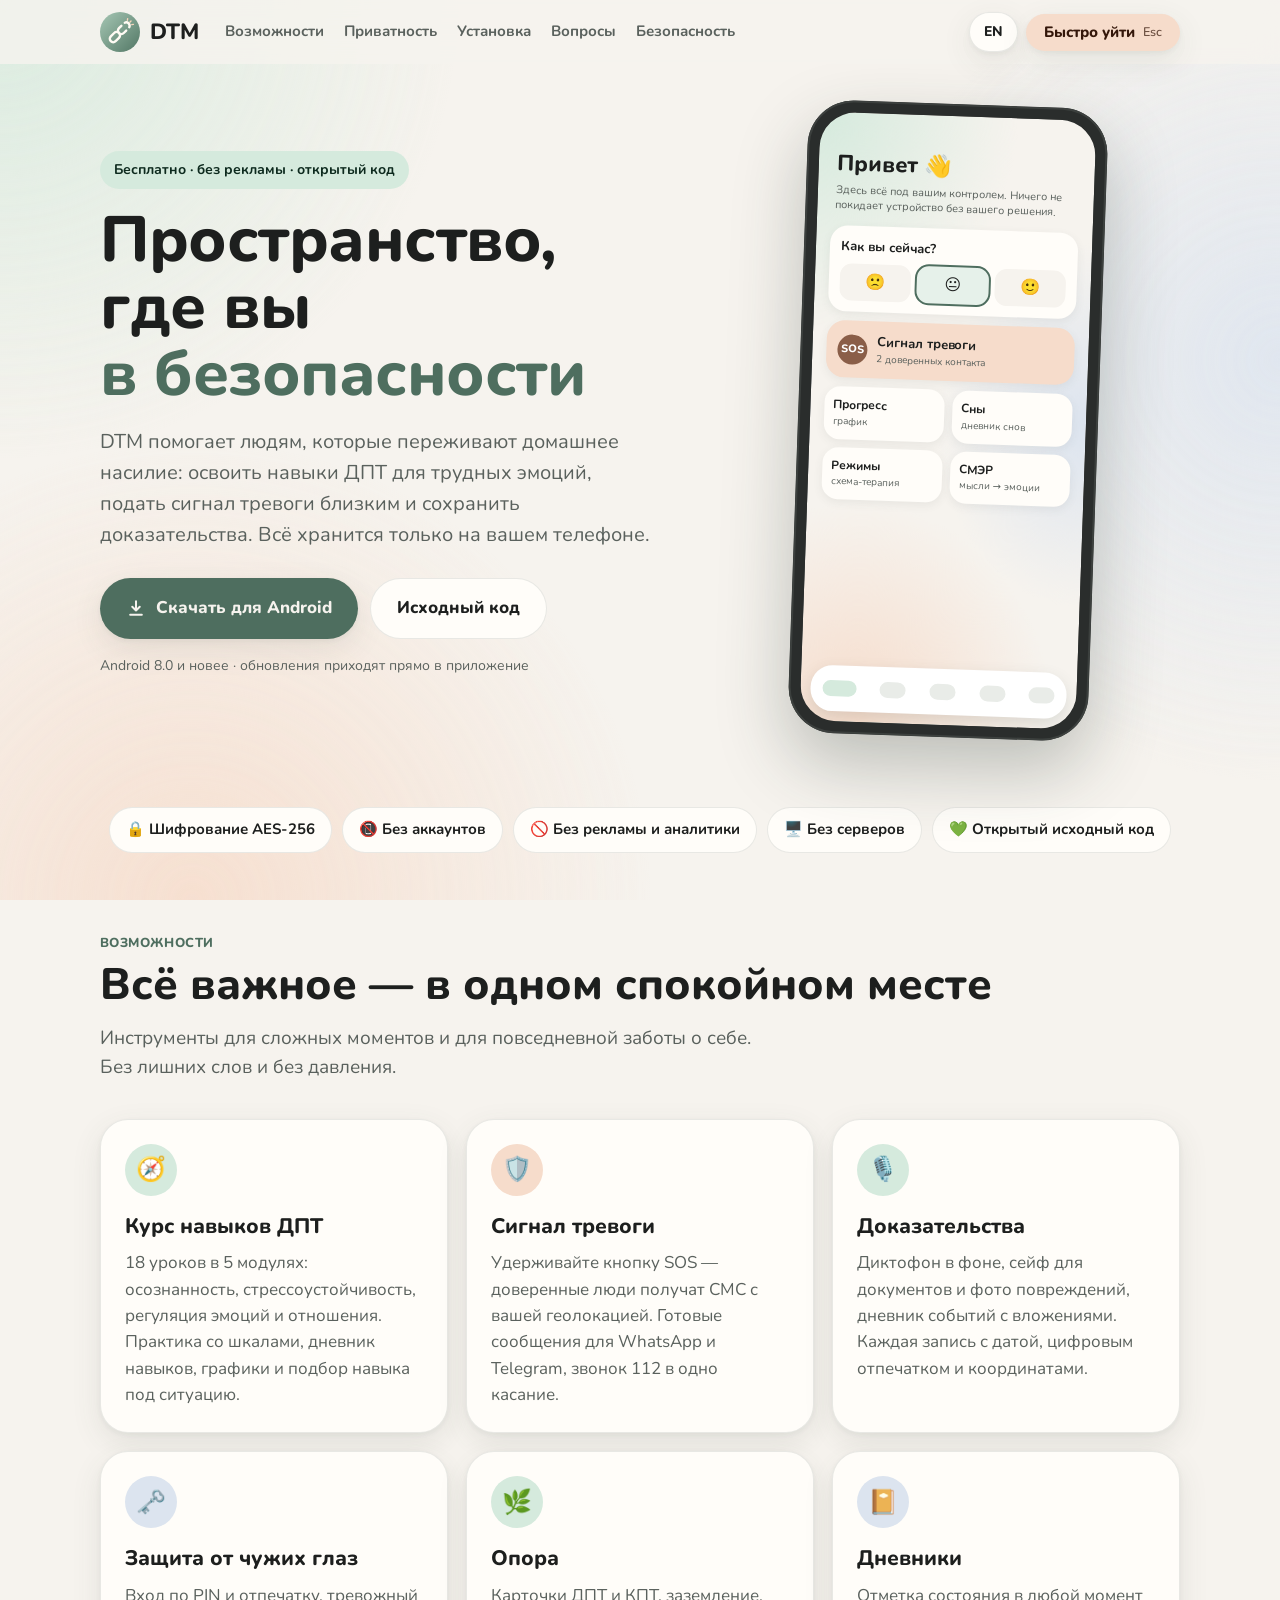
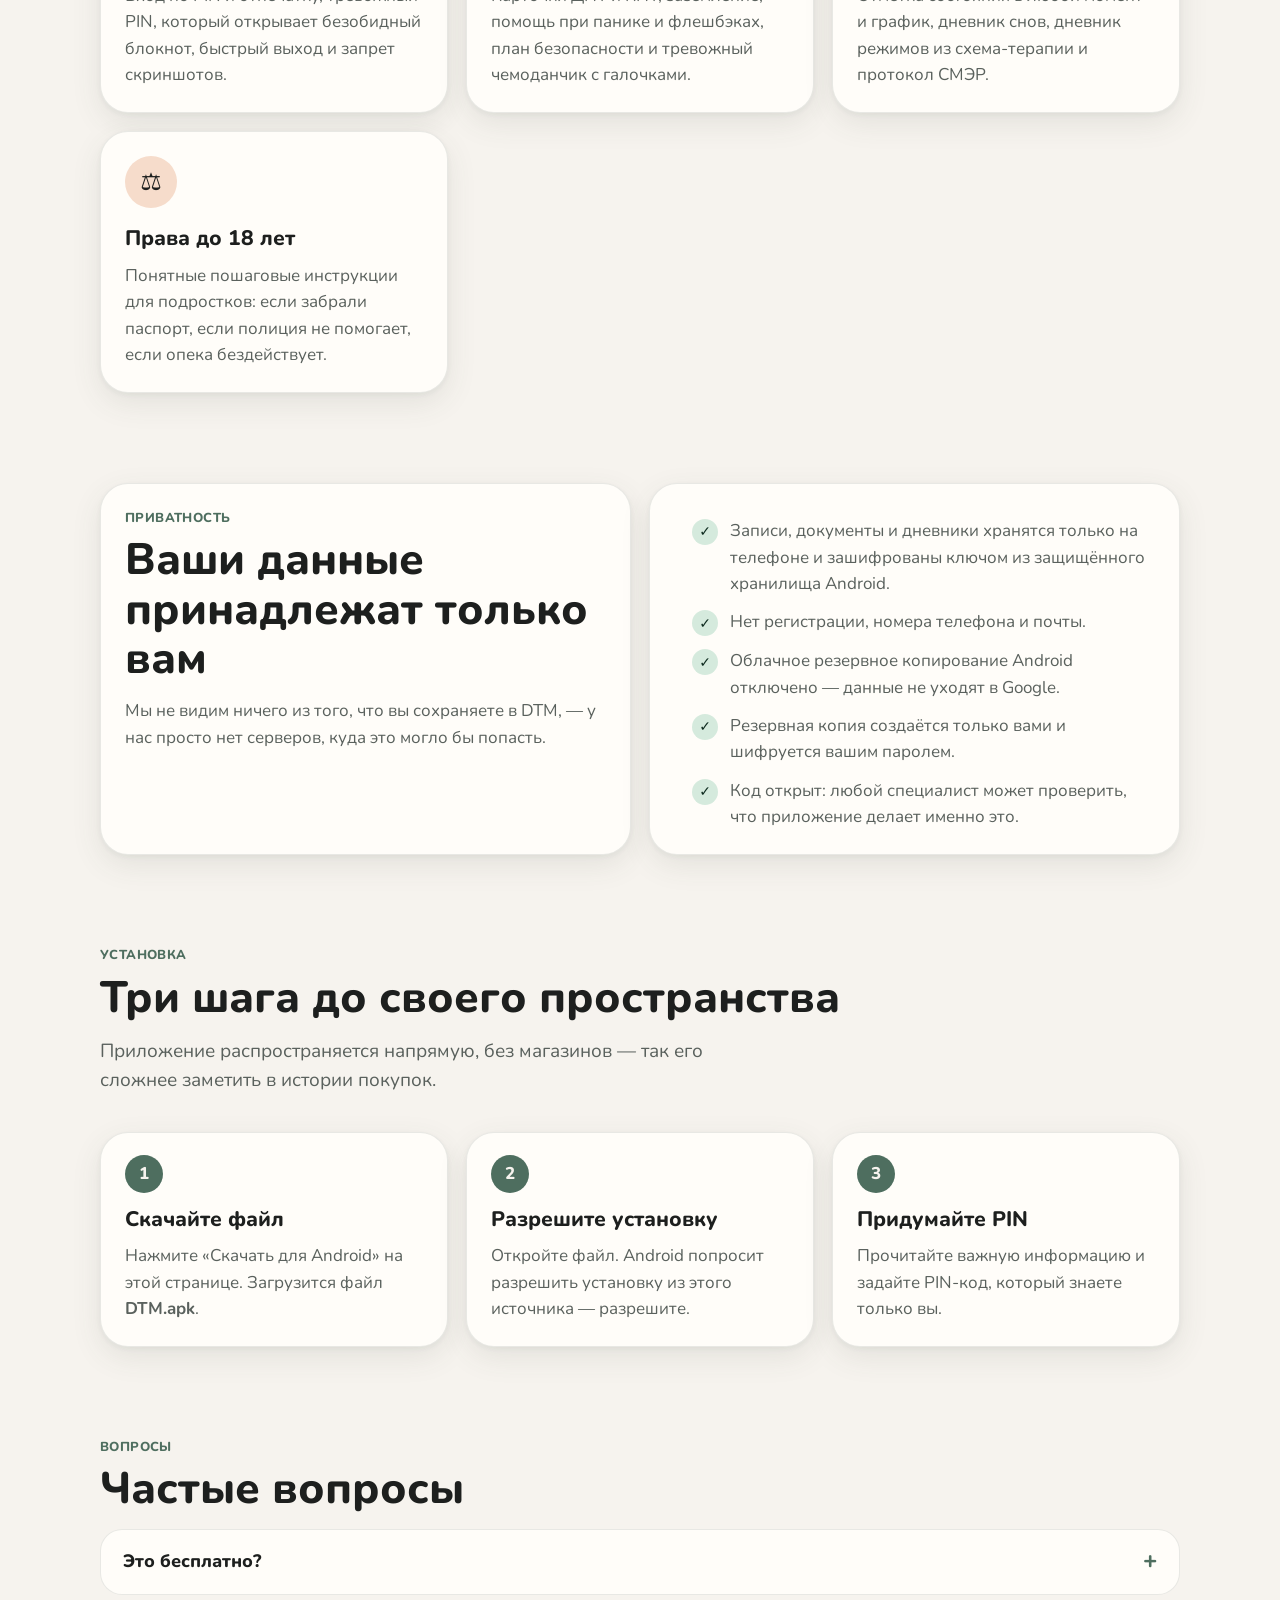
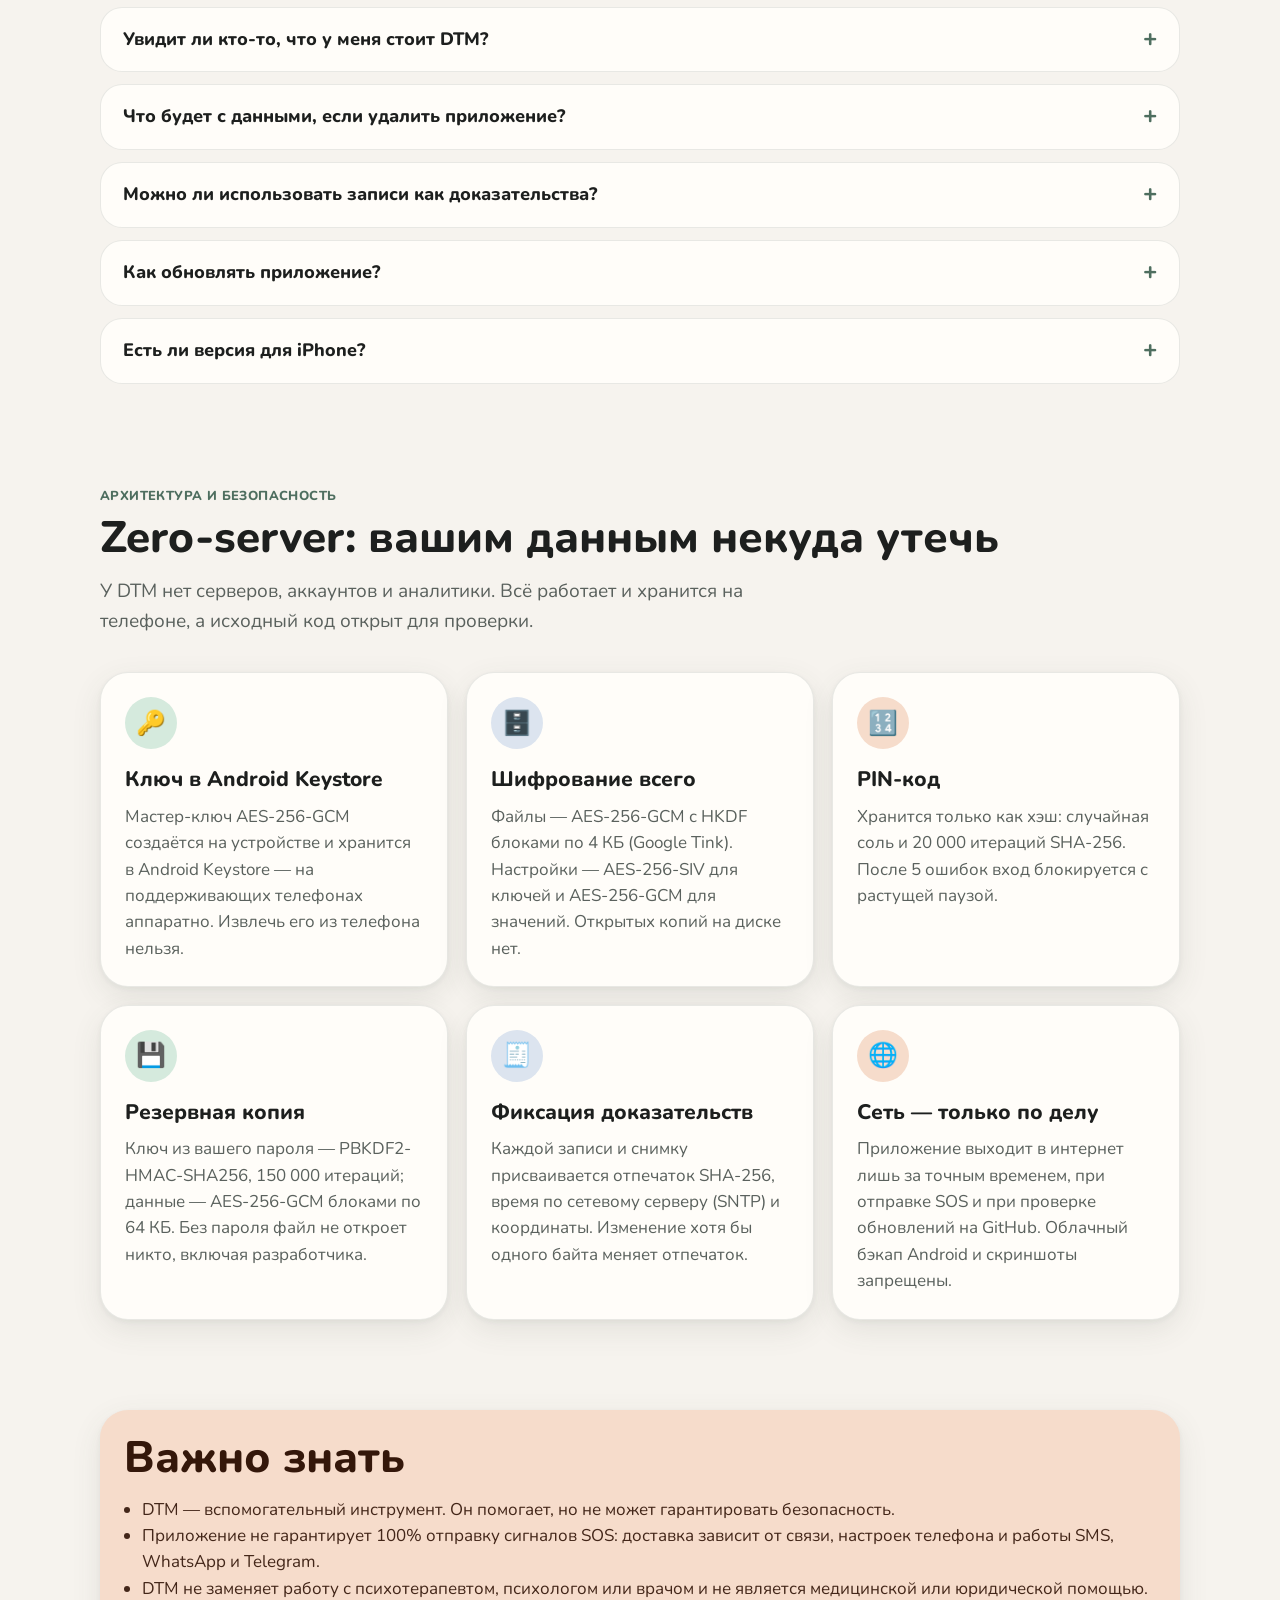
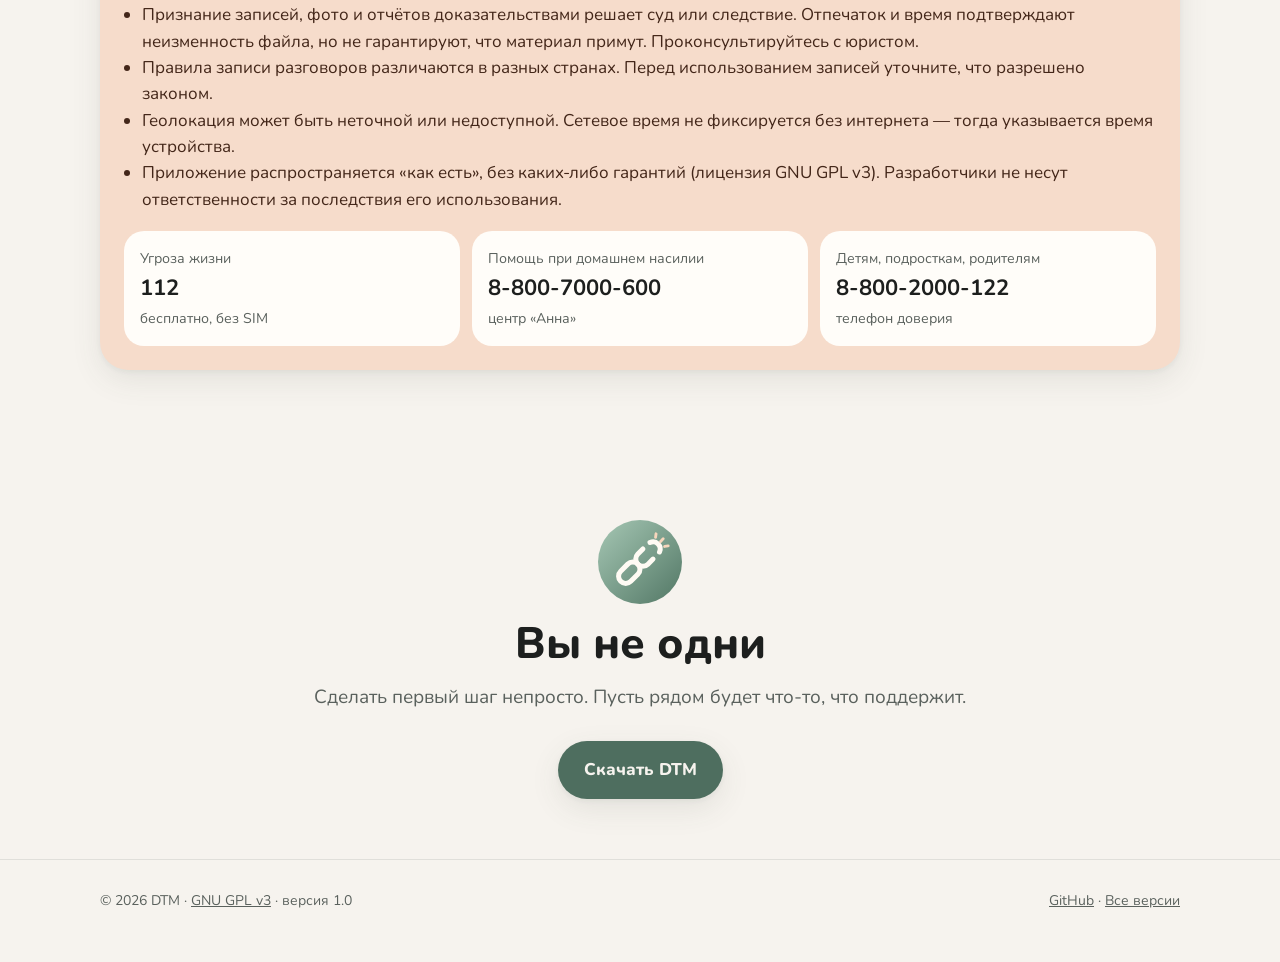
<file: docs/index.html>
<!doctype html>
<html lang="ru">
<head>
<meta charset="utf-8">
<meta name="viewport" content="width=device-width, initial-scale=1, viewport-fit=cover">
<title>DTM — пространство, где вы в безопасности</title>
<meta name="description" content="DTM — бесплатное приложение для Android для людей, переживающих домашнее насилие: SOS с геолокацией, зашифрованный сейф для доказательств, дневники и техники поддержки. Все данные только на телефоне.">
<meta name="referrer" content="no-referrer">
<meta name="theme-color" content="#F6F3EE" media="(prefers-color-scheme: light)">
<meta name="theme-color" content="#1B1D1C" media="(prefers-color-scheme: dark)">
<meta property="og:title" content="DTM — пространство, где вы в безопасности">
<meta property="og:description" content="Бесплатное Android-приложение: SOS, зашифрованный сейф для доказательств, дневники и поддержка. Без аккаунтов, рекламы и серверов.">
<meta property="og:image" content="https://nikaminow.github.io/DTM/logo.png">
<meta property="og:type" content="website">
<link rel="icon" href="logo.svg" type="image/svg+xml">
<link rel="apple-touch-icon" href="logo.png">
<link rel="preconnect" href="https://fonts.googleapis.com">
<link rel="preconnect" href="https://fonts.gstatic.com" crossorigin>
<link href="https://fonts.googleapis.com/css2?family=Nunito:wght@400;500;600;700;800&display=swap" rel="stylesheet">
<link rel="stylesheet" href="style.css">
</head>
<body>


<header class="top">
  <div class="wrap nav">
    <a class="brand" href="#"><img src="logo.svg" alt=""> DTM</a>
    <nav>
      <a href="#features" data-en="Features">Возможности</a>
      <a href="#privacy" data-en="Privacy">Приватность</a>
      <a href="#install" data-en="Install">Установка</a>
      <a href="#faq" data-en="FAQ">Вопросы</a>
      <a href="#arch">Безопасность</a>
    </nav>
    <div class="topright">
  <a class="langsw" href="en.html" hreflang="en">EN</a>
  <button class="exit" id="exit" type="button">
  <span data-en="Quick exit">Быстро уйти</span> <small>Esc</small>
</button>
</div>
  </div>
</header>

<main class="wrap">
  <section class="hero">
    <div>
      <span class="pill" data-en="Free · no ads · open source">Бесплатно · без рекламы · открытый код</span>
      <h1 data-en="A space where you are <em>safe</em>">Пространство, где вы <em>в&nbsp;безопасности</em></h1>
      <p class="lead">DTM помогает людям, которые переживают домашнее насилие: освоить навыки ДПТ для трудных эмоций, подать сигнал тревоги близким и сохранить доказательства. Всё хранится только на вашем телефоне.</p>
      <div class="cta">
        <a class="btn btn-primary" href="https://github.com/nikaminow/DTM/releases/latest/download/DTM.apk">
          <svg viewBox="0 0 24 24" fill="none" stroke="currentColor" stroke-width="2.4" stroke-linecap="round" stroke-linejoin="round"><path d="M12 4v11m0 0-4.5-4.5M12 15l4.5-4.5M5 20h14"/></svg>
          <span data-en="Download for Android">Скачать для Android</span>
        </a>
        <a class="btn btn-soft" href="https://github.com/nikaminow/DTM" data-en="Source code">Исходный код</a>
      </div>
      <p class="meta" data-en="Android 8.0+ · updates arrive right inside the app">Android 8.0 и новее · обновления приходят прямо в приложение</p>
    </div>

    <div class="phone" aria-hidden="true">
      <div class="screen">
        <h4 data-en="Hi 👋">Привет 👋</h4>
        <p class="sub" data-en="You are in control here. Nothing leaves the device without your decision.">Здесь всё под вашим контролем. Ничего не покидает устройство без вашего решения.</p>
        <div class="m-card"><b data-en="How are you now?">Как вы сейчас?</b>
          <div class="m-mood"><span>🙁</span><span class="on">😐</span><span>🙂</span></div>
        </div>
        <div class="m-card m-sos"><i>SOS</i><div><b data-en="Alert">Сигнал тревоги</b><small data-en="2 trusted contacts">2 доверенных контакта</small></div></div>
        <div class="m-row">
          <div class="m-tile"><b data-en="Progress">Прогресс</b><small data-en="chart">график</small></div>
          <div class="m-tile"><b data-en="Dreams">Сны</b><small data-en="dream diary">дневник снов</small></div>
          <div class="m-tile"><b data-en="Modes">Режимы</b><small data-en="schema therapy">схема-терапия</small></div>
          <div class="m-tile"><b data-en="Thoughts">СМЭР</b><small data-en="thoughts → feelings">мысли → эмоции</small></div>
        </div>
        <div class="m-bar"><span class="on"></span><span></span><span></span><span></span><span></span></div>
      </div>
    </div>
  </section>

  <div class="trust reveal">
    <span>🔒 Шифрование AES-256</span>
    <span>📵 Без аккаунтов</span>
    <span>🚫 Без рекламы и аналитики</span>
    <span>🖥️ Без серверов</span>
    <span>💚 Открытый исходный код</span>
  </div>

  <section id="features">
    <div class="kicker">Возможности</div>
    <h2>Всё важное — в одном спокойном месте</h2>
    <p class="section-lead">Инструменты для сложных моментов и для повседневной заботы о себе. Без лишних слов и без давления.</p>
    <div class="grid">
      <article class="card reveal">
        <div class="ico sage">🧭</div>
        <h3>Курс навыков ДПТ</h3>
        <p>18 уроков в 5 модулях: осознанность, стрессоустойчивость, регуляция эмоций и отношения. Практика со шкалами, дневник навыков, графики и подбор навыка под ситуацию.</p>
      </article>
      <article class="card reveal">
        <div class="ico clay">🛡️</div>
        <h3>Сигнал тревоги</h3>
        <p>Удерживайте кнопку SOS — доверенные люди получат СМС с вашей геолокацией. Готовые сообщения для WhatsApp и Telegram, звонок 112 в одно касание.</p>
      </article>
      <article class="card reveal">
        <div class="ico sage">🎙️</div>
        <h3>Доказательства</h3>
        <p>Диктофон в фоне, сейф для документов и фото повреждений, дневник событий с вложениями. Каждая запись с датой, цифровым отпечатком и координатами.</p>
      </article>
      <article class="card reveal">
        <div class="ico slate">🗝️</div>
        <h3>Защита от чужих глаз</h3>
        <p>Вход по PIN и отпечатку, тревожный PIN, который открывает безобидный блокнот, быстрый выход и запрет скриншотов.</p>
      </article>
      <article class="card reveal">
        <div class="ico sage">🌿</div>
        <h3>Опора</h3>
        <p>Карточки ДПТ и КПТ, заземление, помощь при панике и флешбэках, план безопасности и тревожный чемоданчик с галочками.</p>
      </article>
      <article class="card reveal">
        <div class="ico slate">📔</div>
        <h3>Дневники</h3>
        <p>Отметка состояния в любой момент и график, дневник снов, дневник режимов из схема-терапии и протокол СМЭР.</p>
      </article>
      <article class="card reveal">
        <div class="ico clay">⚖️</div>
        <h3>Права до 18 лет</h3>
        <p>Понятные пошаговые инструкции для подростков: если забрали паспорт, если полиция не помогает, если опека бездействует.</p>
      </article>
    </div>
  </section>

  <section id="privacy">
    <div class="split">
      <div class="card reveal">
        <div class="kicker">Приватность</div>
        <h2>Ваши данные принадлежат только вам</h2>
        <p>Мы не видим ничего из того, что вы сохраняете в DTM, — у нас просто нет серверов, куда это могло бы попасть.</p>
      </div>
      <div class="card reveal">
        <ul class="check">
          <li>Записи, документы и дневники хранятся только на телефоне и зашифрованы ключом из защищённого хранилища Android.</li>
          <li>Нет регистрации, номера телефона и почты.</li>
          <li>Облачное резервное копирование Android отключено — данные не уходят в Google.</li>
          <li>Резервная копия создаётся только вами и шифруется вашим паролем.</li>
          <li>Код открыт: любой специалист может проверить, что приложение делает именно это.</li>
        </ul>
      </div>
    </div>
  </section>

  <section id="install">
    <div class="kicker">Установка</div>
    <h2>Три шага до своего пространства</h2>
    <p class="section-lead">Приложение распространяется напрямую, без магазинов — так его сложнее заметить в истории покупок.</p>
    <div class="steps">
      <div class="card step reveal">
        <h3>Скачайте файл</h3>
        <p>Нажмите «Скачать для Android» на этой странице. Загрузится файл <b>DTM.apk</b>.</p>
      </div>
      <div class="card step reveal">
        <h3>Разрешите установку</h3>
        <p>Откройте файл. Android попросит разрешить установку из этого источника — разрешите.</p>
      </div>
      <div class="card step reveal">
        <h3>Придумайте PIN</h3>
        <p>Прочитайте важную информацию и задайте PIN-код, который знаете только вы.</p>
      </div>
    </div>
  </section>

  <section id="faq">
    <div class="kicker">Вопросы</div>
    <h2>Частые вопросы</h2>
    <details class="reveal">
      <summary>Это бесплатно?</summary>
      <p>Да, полностью. Без рекламы, подписок и платных функций.</p>
    </details>
    <details class="reveal">
      <summary>Увидит ли кто-то, что у меня стоит DTM?</summary>
      <p>Название короткое и ничего не говорит о назначении. Внутри есть тревожный PIN, который открывает обычный блокнот, быстрый выход и запрет скриншотов. Уведомление о записи на экране блокировки скрыто. Но любой человек с доступом к разблокированному телефону может увидеть список приложений — учитывайте это.</p>
    </details>
    <details class="reveal">
      <summary>Что будет с данными, если удалить приложение?</summary>
      <p>Они удалятся вместе с ним. Чтобы ничего не потерять, создайте в настройках резервную копию и храните файл вне телефона — например, в облаке или у доверенного человека.</p>
    </details>
    <details class="reveal">
      <summary>Можно ли использовать записи как доказательства?</summary>
      <p>DTM фиксирует дату по сетевому времени, координаты и цифровой отпечаток SHA-256 каждого файла, а также собирает отчёт для юриста. Решение о том, принимать ли материалы, принимает суд или следствие. Посоветуйтесь с юристом.</p>
    </details>
    <details class="reveal">
      <summary>Как обновлять приложение?</summary>
      <p>Новые версии приходят прямо в приложение: при входе DTM предложит обновиться. Данные при обновлении сохраняются.</p>
    </details>
    <details class="reveal">
      <summary>Есть ли версия для iPhone?</summary>
      <p>Пока нет — только Android 8.0 и новее.</p>
    </details>
  </section>

  <section id="arch">
    <div class="kicker">Архитектура и безопасность</div>
    <h2>Zero-server: вашим данным некуда утечь</h2>
    <p class="section-lead">У DTM нет серверов, аккаунтов и аналитики. Всё работает и хранится на телефоне, а исходный код открыт для проверки.</p>
    <div class="grid">
      <article class="card reveal">
        <div class="ico sage">🔑</div>
        <h3>Ключ в Android Keystore</h3>
        <p>Мастер-ключ AES-256-GCM создаётся на устройстве и хранится в Android Keystore — на поддерживающих телефонах аппаратно. Извлечь его из телефона нельзя.</p>
      </article>
      <article class="card reveal">
        <div class="ico slate">🗄️</div>
        <h3>Шифрование всего</h3>
        <p>Файлы — AES-256-GCM с HKDF блоками по 4 КБ (Google Tink). Настройки — AES-256-SIV для ключей и AES-256-GCM для значений. Открытых копий на диске нет.</p>
      </article>
      <article class="card reveal">
        <div class="ico clay">🔢</div>
        <h3>PIN-код</h3>
        <p>Хранится только как хэш: случайная соль и 20 000 итераций SHA-256. После 5 ошибок вход блокируется с растущей паузой.</p>
      </article>
      <article class="card reveal">
        <div class="ico sage">💾</div>
        <h3>Резервная копия</h3>
        <p>Ключ из вашего пароля — PBKDF2-HMAC-SHA256, 150 000 итераций; данные — AES-256-GCM блоками по 64 КБ. Без пароля файл не откроет никто, включая разработчика.</p>
      </article>
      <article class="card reveal">
        <div class="ico slate">🧾</div>
        <h3>Фиксация доказательств</h3>
        <p>Каждой записи и снимку присваивается отпечаток SHA-256, время по сетевому серверу (SNTP) и координаты. Изменение хотя бы одного байта меняет отпечаток.</p>
      </article>
      <article class="card reveal">
        <div class="ico clay">🌐</div>
        <h3>Сеть — только по делу</h3>
        <p>Приложение выходит в интернет лишь за точным временем, при отправке SOS и при проверке обновлений на GitHub. Облачный бэкап Android и скриншоты запрещены.</p>
      </article>
    </div>
  </section>

  <section>
    <div class="card important reveal">
      <h2 style="margin-top:0">Важно знать</h2>
      <ul>
        <li>DTM — вспомогательный инструмент. Он помогает, но не может гарантировать безопасность.</li>
        <li>Приложение не гарантирует 100% отправку сигналов SOS: доставка зависит от связи, настроек телефона и работы SMS, WhatsApp и Telegram.</li>
        <li>DTM не заменяет работу с психотерапевтом, психологом или врачом и не является медицинской или юридической помощью.</li>
        <li>Признание записей, фото и отчётов доказательствами решает суд или следствие. Отпечаток и время подтверждают неизменность файла, но не гарантируют, что материал примут. Проконсультируйтесь с юристом.</li>
        <li>Правила записи разговоров различаются в разных странах. Перед использованием записей уточните, что разрешено законом.</li>
        <li>Геолокация может быть неточной или недоступной. Сетевое время не фиксируется без интернета — тогда указывается время устройства.</li>
        <li>Приложение распространяется «как есть», без каких-либо гарантий (лицензия GNU GPL v3). Разработчики не несут ответственности за последствия его использования.</li>
      </ul>
      <div class="phones">
        <a href="tel:112"><small>Угроза жизни</small><b>112</b><small>бесплатно, без SIM</small></a>
        <a href="tel:88007000600"><small>Помощь при домашнем насилии</small><b>8-800-7000-600</b><small>центр «Анна»</small></a>
        <a href="tel:88002000122"><small>Детям, подросткам, родителям</small><b>8-800-2000-122</b><small>телефон доверия</small></a>
      </div>
    </div>
  </section>

  <section class="final reveal">
    <img src="logo.svg" alt="">
    <h2>Вы не одни</h2>
    <p class="section-lead" style="margin:0 auto 28px">Сделать первый шаг непросто. Пусть рядом будет что-то, что поддержит.</p>
    <a class="btn btn-primary" href="https://github.com/nikaminow/DTM/releases/latest/download/DTM.apk">Скачать DTM</a>
  </section>
</main>

<footer>
  <div class="wrap row">
    <span>© 2026 DTM · <a href="https://github.com/nikaminow/DTM/blob/main/LICENSE">GNU GPL v3</a> · версия 1.0</span>
    <span><a href="https://github.com/nikaminow/DTM">GitHub</a> · <a href="https://github.com/nikaminow/DTM/releases">Все версии</a></span>
  </div>
</footer>

<script>
  // Быстрый выход: уходим на нейтральный сайт, не оставляя эту страницу в истории «назад».
  function leave() { window.location.replace("https://yandex.ru/pogoda"); }
  document.getElementById("exit").addEventListener("click", leave);
  document.addEventListener("keydown", function (e) { if (e.key === "Escape") leave(); });

  // Плавное появление блоков при прокрутке.
  var io = "IntersectionObserver" in window ? new IntersectionObserver(function (items) {
    items.forEach(function (it) { if (it.isIntersecting) { it.target.classList.add("in"); io.unobserve(it.target); } });
  }, { threshold: 0.12 }) : null;
  document.querySelectorAll(".reveal").forEach(function (el) { io ? io.observe(el) : el.classList.add("in"); });
</script>
</body>
</html>
</file>
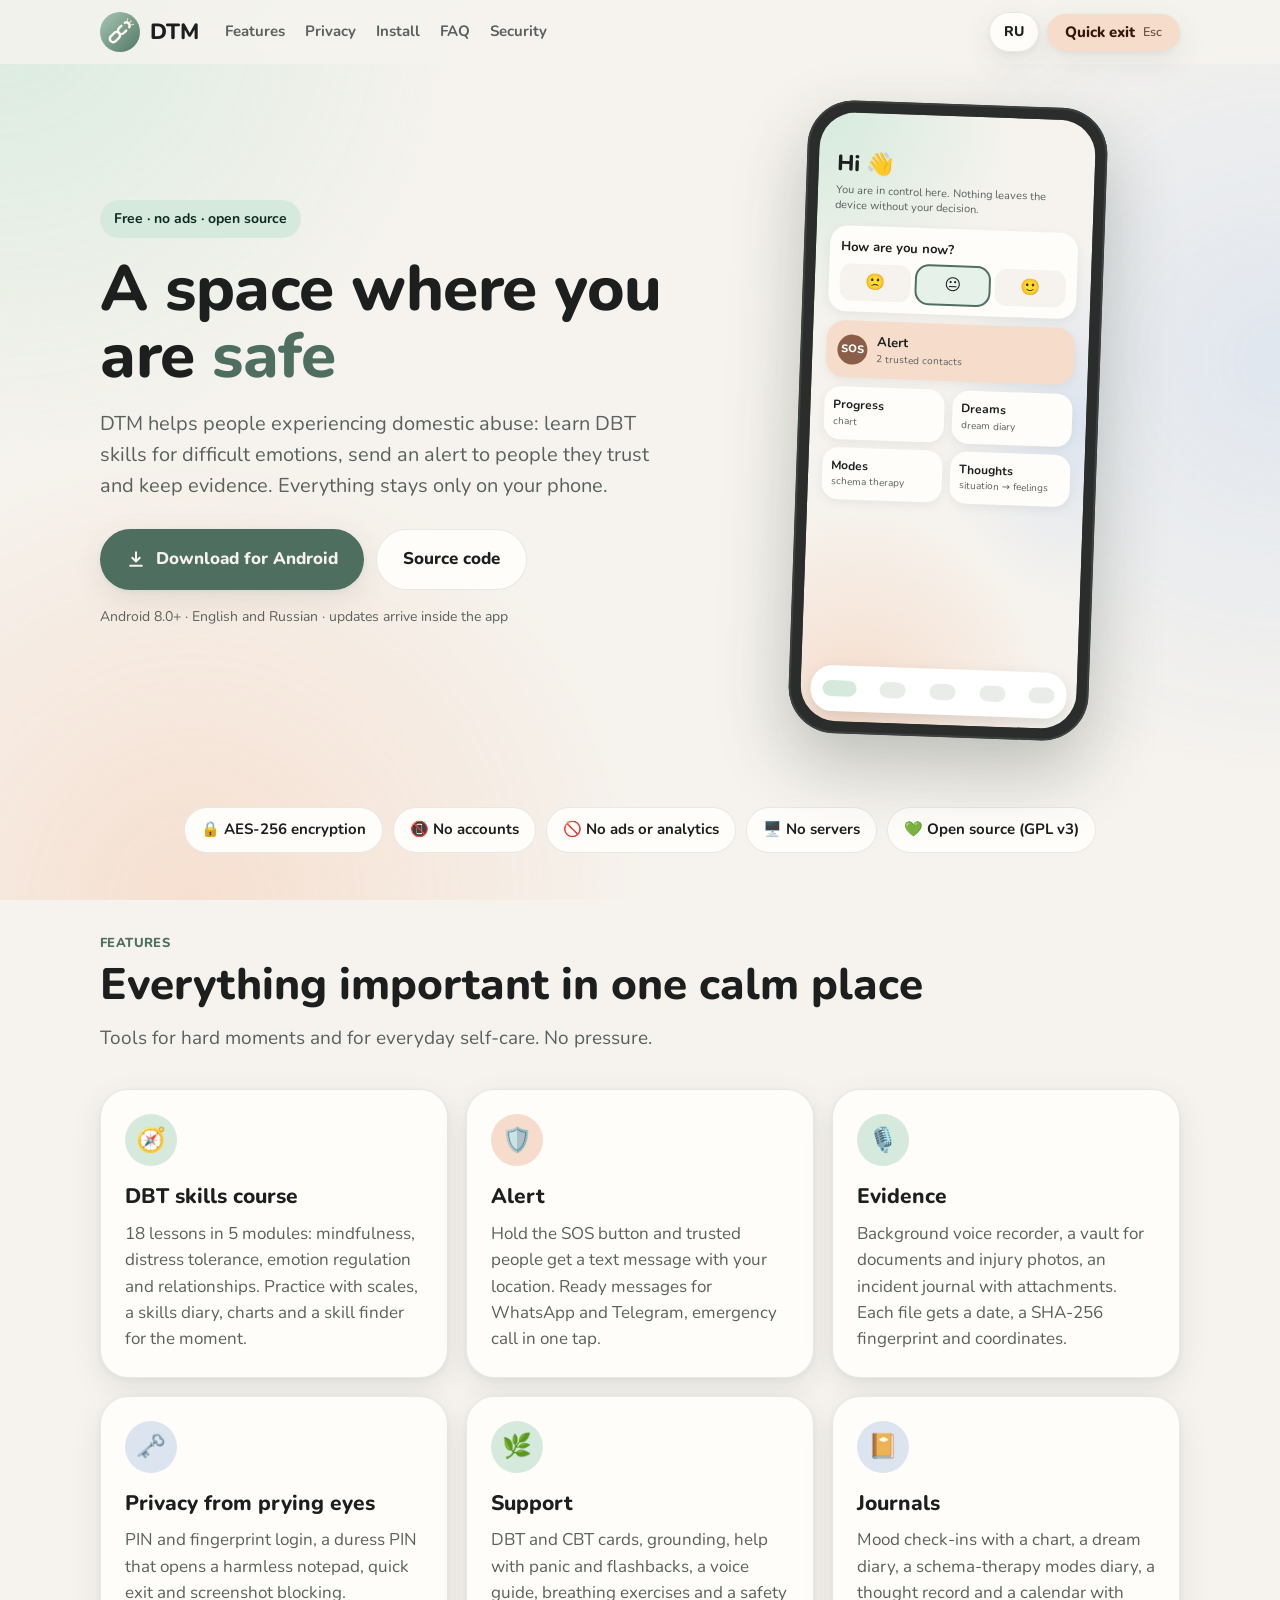
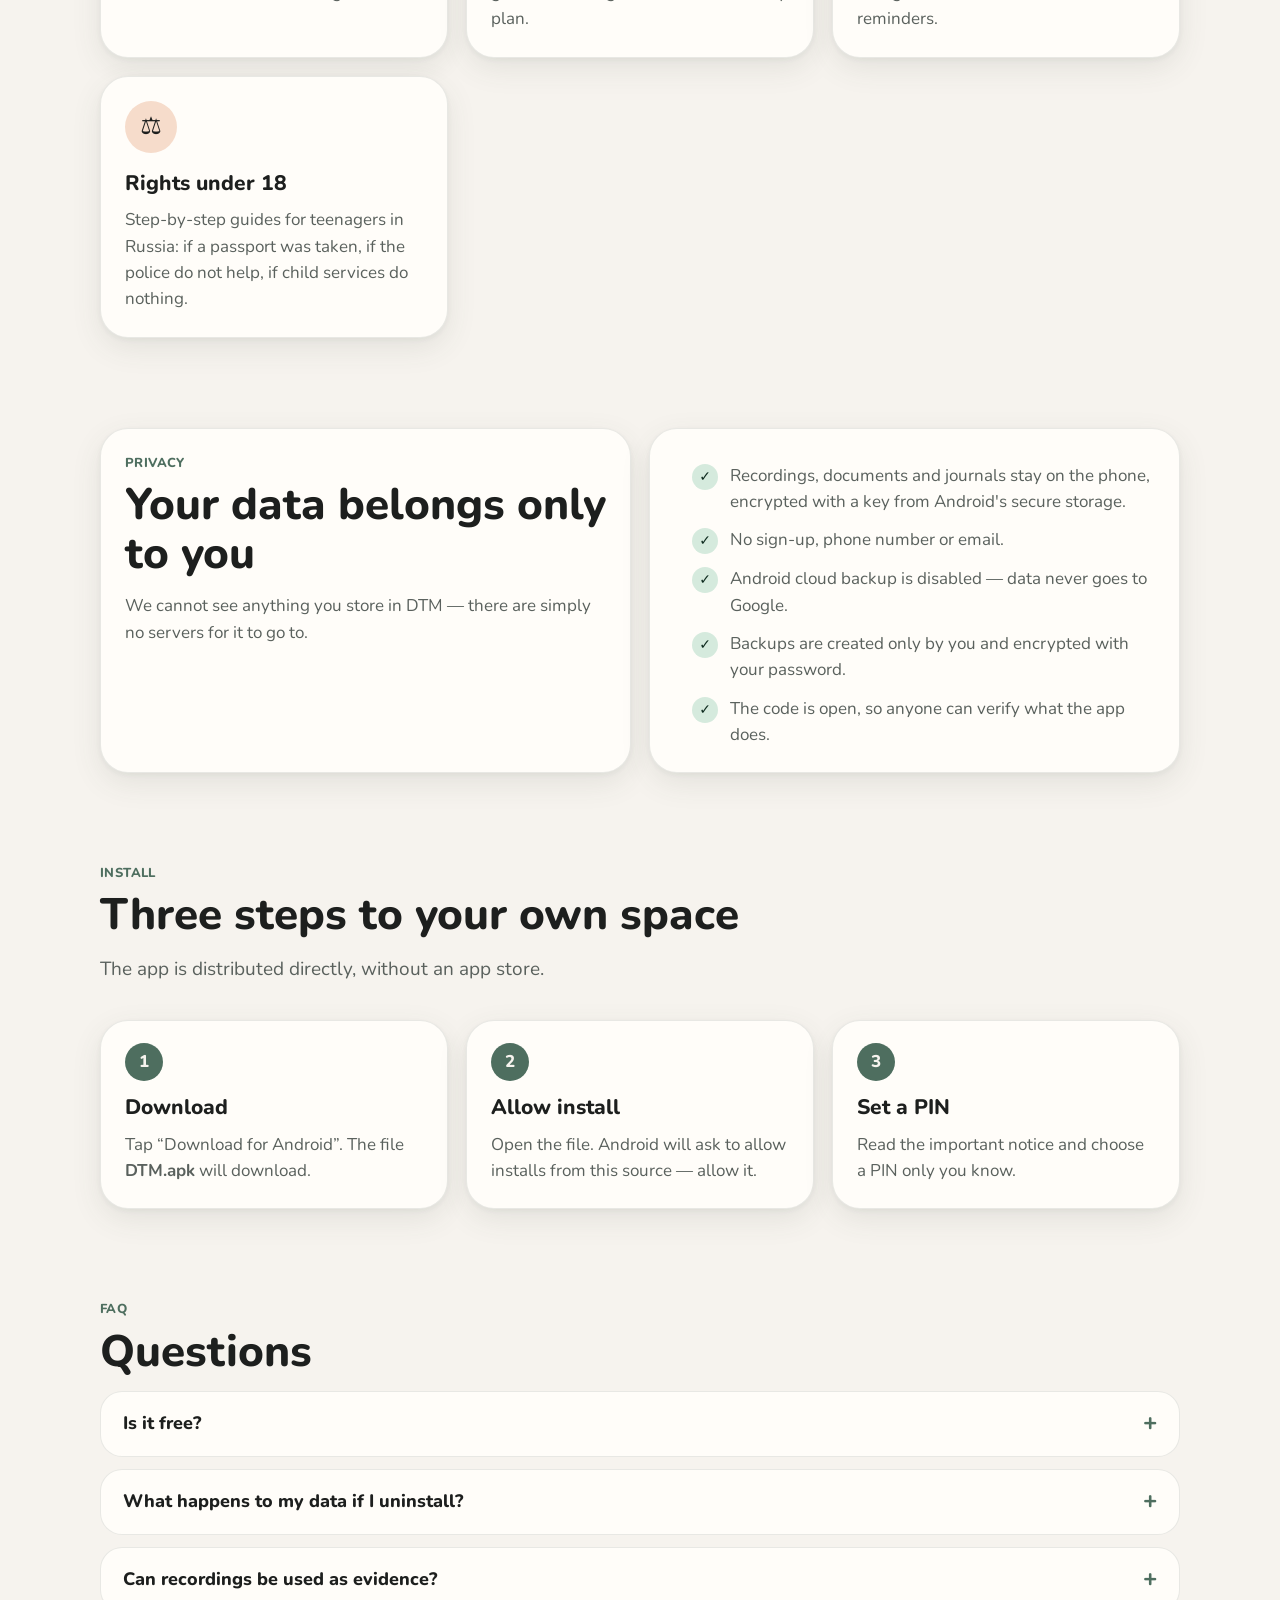
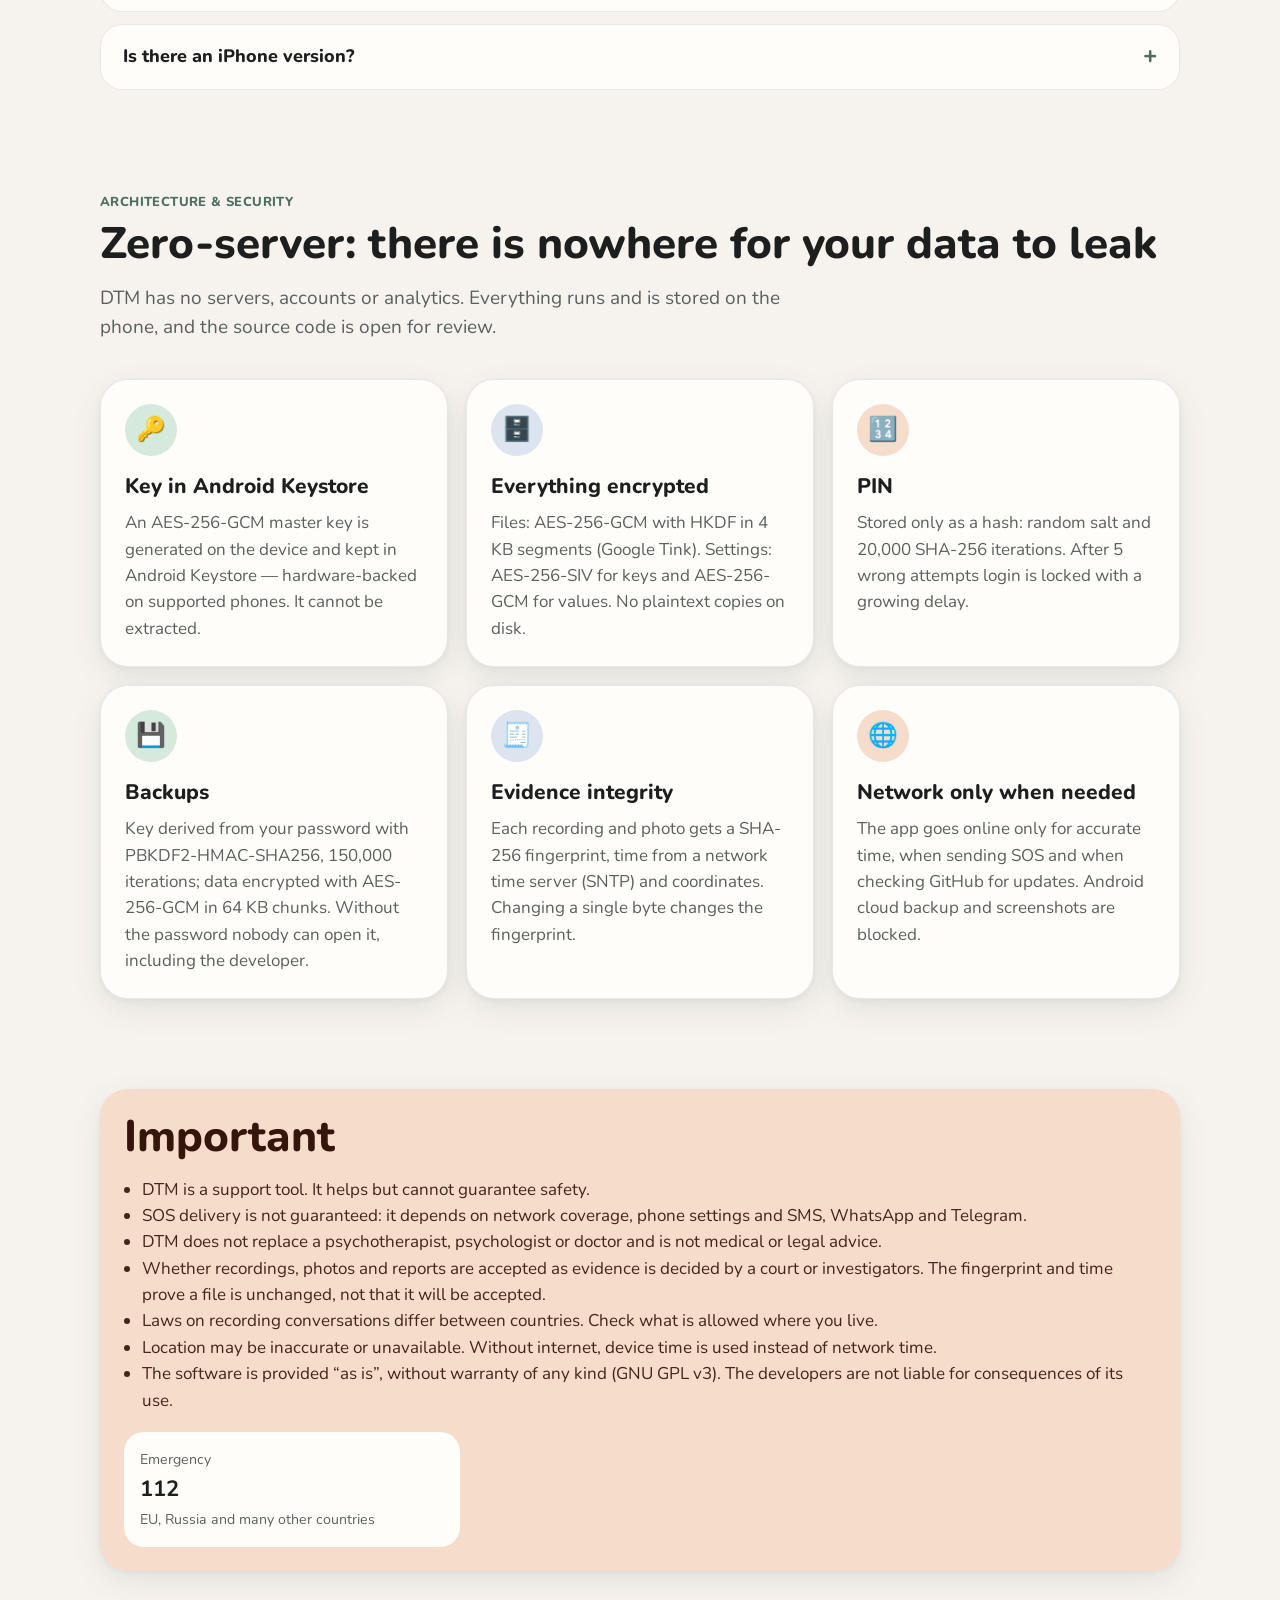
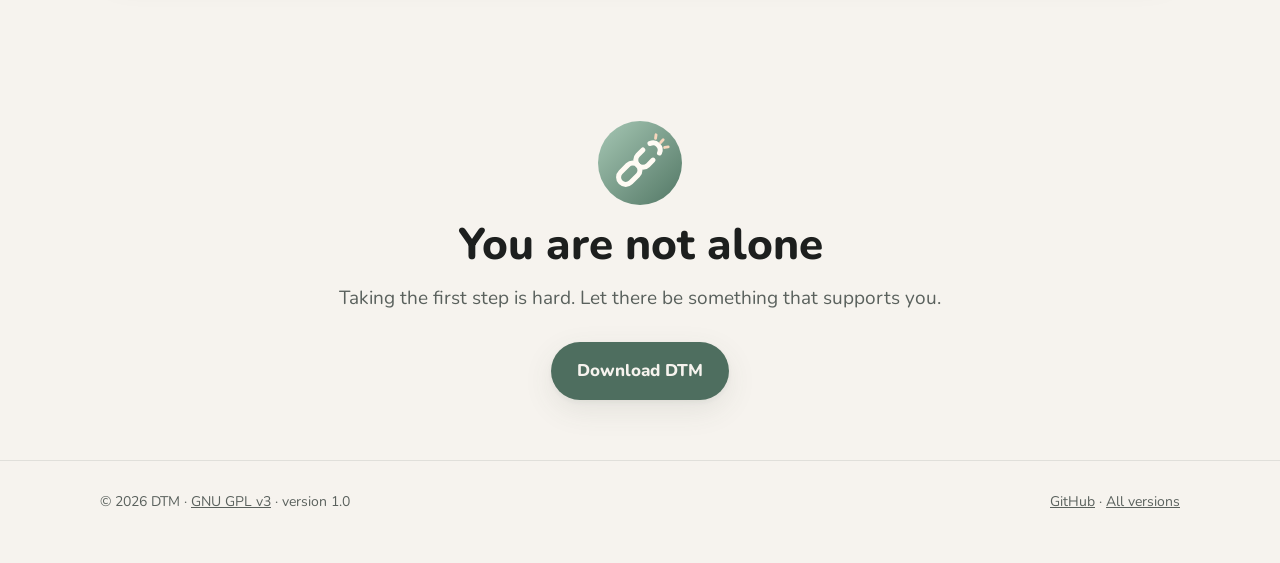
<file: docs/en.html>
<!doctype html>
<html lang="en">
<head>
<meta charset="utf-8">
<meta name="viewport" content="width=device-width, initial-scale=1, viewport-fit=cover">
<title>DTM — a space where you are safe</title>
<meta name="description" content="DTM is a free Android app for people experiencing domestic abuse: SOS with location, an encrypted vault for evidence, journals and support tools. All data stays on the phone.">
<meta name="referrer" content="no-referrer">
<meta property="og:title" content="DTM — a space where you are safe">
<meta property="og:description" content="Free Android app: SOS, an encrypted evidence vault, journals and support. No accounts, ads or servers.">
<meta property="og:image" content="https://nikaminow.github.io/DTM/logo.png">
<link rel="alternate" hreflang="ru" href="https://nikaminow.github.io/DTM/">
<link rel="icon" href="logo.svg" type="image/svg+xml">
<link rel="preconnect" href="https://fonts.googleapis.com">
<link rel="preconnect" href="https://fonts.gstatic.com" crossorigin>
<link href="https://fonts.googleapis.com/css2?family=Nunito:wght@400;500;600;700;800&display=swap" rel="stylesheet">
<link rel="stylesheet" href="style.css">
</head>
<body>

<header class="top">
  <div class="wrap nav">
    <a class="brand" href="#"><img src="logo.svg" alt=""> DTM</a>
    <nav>
      <a href="#features">Features</a>
      <a href="#privacy">Privacy</a>
      <a href="#install">Install</a>
      <a href="#faq">FAQ</a>
      <a href="#arch">Security</a>
    </nav>
    <div class="topright">
  <a class="langsw" href="index.html" hreflang="ru">RU</a>
  <button class="exit" id="exit" type="button">Quick exit <small>Esc</small></button>
</div>
  </div>
</header>

<main class="wrap">
  <section class="hero">
    <div>
      <span class="pill">Free · no ads · open source</span>
      <h1>A space where you are <em>safe</em></h1>
      <p class="lead">DTM helps people experiencing domestic abuse: learn DBT skills for difficult emotions, send an alert to people they trust and keep evidence. Everything stays only on your phone.</p>
      <div class="cta">
        <a class="btn btn-primary" href="https://github.com/nikaminow/DTM/releases/latest/download/DTM.apk">
          <svg viewBox="0 0 24 24" fill="none" stroke="currentColor" stroke-width="2.4" stroke-linecap="round" stroke-linejoin="round"><path d="M12 4v11m0 0-4.5-4.5M12 15l4.5-4.5M5 20h14"/></svg>
          Download for Android
        </a>
        <a class="btn btn-soft" href="https://github.com/nikaminow/DTM">Source code</a>
      </div>
      <p class="meta">Android 8.0+ · English and Russian · updates arrive inside the app</p>
    </div>
    <div class="phone" aria-hidden="true">
      <div class="screen">
        <h4>Hi 👋</h4>
        <p class="sub">You are in control here. Nothing leaves the device without your decision.</p>
        <div class="m-card"><b>How are you now?</b>
          <div class="m-mood"><span>🙁</span><span class="on">😐</span><span>🙂</span></div>
        </div>
        <div class="m-card m-sos"><i>SOS</i><div><b>Alert</b><small>2 trusted contacts</small></div></div>
        <div class="m-row">
          <div class="m-tile"><b>Progress</b><small>chart</small></div>
          <div class="m-tile"><b>Dreams</b><small>dream diary</small></div>
          <div class="m-tile"><b>Modes</b><small>schema therapy</small></div>
          <div class="m-tile"><b>Thoughts</b><small>situation → feelings</small></div>
        </div>
        <div class="m-bar"><span class="on"></span><span></span><span></span><span></span><span></span></div>
      </div>
    </div>
  </section>

  <div class="trust reveal">
    <span>🔒 AES-256 encryption</span>
    <span>📵 No accounts</span>
    <span>🚫 No ads or analytics</span>
    <span>🖥️ No servers</span>
    <span>💚 Open source (GPL v3)</span>
  </div>

  <section id="features">
    <div class="kicker">Features</div>
    <h2>Everything important in one calm place</h2>
    <p class="section-lead">Tools for hard moments and for everyday self-care. No pressure.</p>
    <div class="grid">
      <article class="card reveal"><div class="ico sage">🧭</div><h3>DBT skills course</h3>
        <p>18 lessons in 5 modules: mindfulness, distress tolerance, emotion regulation and relationships. Practice with scales, a skills diary, charts and a skill finder for the moment.</p></article>
      <article class="card reveal"><div class="ico clay">🛡️</div><h3>Alert</h3>
        <p>Hold the SOS button and trusted people get a text message with your location. Ready messages for WhatsApp and Telegram, emergency call in one tap.</p></article>
      <article class="card reveal"><div class="ico sage">🎙️</div><h3>Evidence</h3>
        <p>Background voice recorder, a vault for documents and injury photos, an incident journal with attachments. Each file gets a date, a SHA-256 fingerprint and coordinates.</p></article>
      <article class="card reveal"><div class="ico slate">🗝️</div><h3>Privacy from prying eyes</h3>
        <p>PIN and fingerprint login, a duress PIN that opens a harmless notepad, quick exit and screenshot blocking.</p></article>
      <article class="card reveal"><div class="ico sage">🌿</div><h3>Support</h3>
        <p>DBT and CBT cards, grounding, help with panic and flashbacks, a voice guide, breathing exercises and a safety plan.</p></article>
      <article class="card reveal"><div class="ico slate">📔</div><h3>Journals</h3>
        <p>Mood check-ins with a chart, a dream diary, a schema-therapy modes diary, a thought record and a calendar with reminders.</p></article>
      <article class="card reveal"><div class="ico clay">⚖️</div><h3>Rights under 18</h3>
        <p>Step-by-step guides for teenagers in Russia: if a passport was taken, if the police do not help, if child services do nothing.</p></article>
    </div>
  </section>

  <section id="privacy">
    <div class="split">
      <div class="card reveal">
        <div class="kicker">Privacy</div>
        <h2>Your data belongs only to you</h2>
        <p>We cannot see anything you store in DTM — there are simply no servers for it to go to.</p>
      </div>
      <div class="card reveal">
        <ul class="check">
          <li>Recordings, documents and journals stay on the phone, encrypted with a key from Android's secure storage.</li>
          <li>No sign-up, phone number or email.</li>
          <li>Android cloud backup is disabled — data never goes to Google.</li>
          <li>Backups are created only by you and encrypted with your password.</li>
          <li>The code is open, so anyone can verify what the app does.</li>
        </ul>
      </div>
    </div>
  </section>

  <section id="install">
    <div class="kicker">Install</div>
    <h2>Three steps to your own space</h2>
    <p class="section-lead">The app is distributed directly, without an app store.</p>
    <div class="steps">
      <div class="card step reveal"><h3>Download</h3><p>Tap “Download for Android”. The file <b>DTM.apk</b> will download.</p></div>
      <div class="card step reveal"><h3>Allow install</h3><p>Open the file. Android will ask to allow installs from this source — allow it.</p></div>
      <div class="card step reveal"><h3>Set a PIN</h3><p>Read the important notice and choose a PIN only you know.</p></div>
    </div>
  </section>

  <section id="faq">
    <div class="kicker">FAQ</div>
    <h2>Questions</h2>
    <details class="reveal"><summary>Is it free?</summary><p>Yes, completely. No ads, subscriptions or paid features.</p></details>
    <details class="reveal"><summary>What happens to my data if I uninstall?</summary><p>It is deleted with the app. Create a backup in settings and keep the file outside the phone.</p></details>
    <details class="reveal"><summary>Can recordings be used as evidence?</summary><p>DTM records network time, coordinates and a SHA-256 fingerprint of each file and builds a report for a lawyer. Whether materials are accepted is decided by a court or investigators. Ask a lawyer.</p></details>
    <details class="reveal"><summary>Is there an iPhone version?</summary><p>Not yet — Android 8.0 and newer only.</p></details>
  </section>

  <section id="arch">
    <div class="kicker">Architecture &amp; security</div>
    <h2>Zero-server: there is nowhere for your data to leak</h2>
    <p class="section-lead">DTM has no servers, accounts or analytics. Everything runs and is stored on the phone, and the source code is open for review.</p>
    <div class="grid">
      <article class="card reveal"><div class="ico sage">🔑</div><h3>Key in Android Keystore</h3>
        <p>An AES-256-GCM master key is generated on the device and kept in Android Keystore — hardware-backed on supported phones. It cannot be extracted.</p></article>
      <article class="card reveal"><div class="ico slate">🗄️</div><h3>Everything encrypted</h3>
        <p>Files: AES-256-GCM with HKDF in 4 KB segments (Google Tink). Settings: AES-256-SIV for keys and AES-256-GCM for values. No plaintext copies on disk.</p></article>
      <article class="card reveal"><div class="ico clay">🔢</div><h3>PIN</h3>
        <p>Stored only as a hash: random salt and 20,000 SHA-256 iterations. After 5 wrong attempts login is locked with a growing delay.</p></article>
      <article class="card reveal"><div class="ico sage">💾</div><h3>Backups</h3>
        <p>Key derived from your password with PBKDF2-HMAC-SHA256, 150,000 iterations; data encrypted with AES-256-GCM in 64 KB chunks. Without the password nobody can open it, including the developer.</p></article>
      <article class="card reveal"><div class="ico slate">🧾</div><h3>Evidence integrity</h3>
        <p>Each recording and photo gets a SHA-256 fingerprint, time from a network time server (SNTP) and coordinates. Changing a single byte changes the fingerprint.</p></article>
      <article class="card reveal"><div class="ico clay">🌐</div><h3>Network only when needed</h3>
        <p>The app goes online only for accurate time, when sending SOS and when checking GitHub for updates. Android cloud backup and screenshots are blocked.</p></article>
    </div>
  </section>

  <section>
    <div class="card important reveal">
      <h2 style="margin-top:0">Important</h2>
      <ul>
        <li>DTM is a support tool. It helps but cannot guarantee safety.</li>
        <li>SOS delivery is not guaranteed: it depends on network coverage, phone settings and SMS, WhatsApp and Telegram.</li>
        <li>DTM does not replace a psychotherapist, psychologist or doctor and is not medical or legal advice.</li>
        <li>Whether recordings, photos and reports are accepted as evidence is decided by a court or investigators. The fingerprint and time prove a file is unchanged, not that it will be accepted.</li>
        <li>Laws on recording conversations differ between countries. Check what is allowed where you live.</li>
        <li>Location may be inaccurate or unavailable. Without internet, device time is used instead of network time.</li>
        <li>The software is provided “as is”, without warranty of any kind (GNU GPL v3). The developers are not liable for consequences of its use.</li>
      </ul>
      <div class="phones">
        <a href="tel:112"><small>Emergency</small><b>112</b><small>EU, Russia and many other countries</small></a>
      </div>
    </div>
  </section>

  <section class="final reveal">
    <img src="logo.svg" alt="">
    <h2>You are not alone</h2>
    <p class="section-lead" style="margin:0 auto 28px">Taking the first step is hard. Let there be something that supports you.</p>
    <a class="btn btn-primary" href="https://github.com/nikaminow/DTM/releases/latest/download/DTM.apk">Download DTM</a>
  </section>
</main>

<footer>
  <div class="wrap row">
    <span>© 2026 DTM · <a href="https://github.com/nikaminow/DTM/blob/main/LICENSE">GNU GPL v3</a> · version 1.0</span>
    <span><a href="https://github.com/nikaminow/DTM">GitHub</a> · <a href="https://github.com/nikaminow/DTM/releases">All versions</a></span>
  </div>
</footer>

<script>
  function leave() { window.location.replace("https://www.bbc.com/weather"); }
  document.getElementById("exit").addEventListener("click", leave);
  document.addEventListener("keydown", function (e) { if (e.key === "Escape") leave(); });
  var io = "IntersectionObserver" in window ? new IntersectionObserver(function (items) {
    items.forEach(function (it) { if (it.isIntersecting) { it.target.classList.add("in"); io.unobserve(it.target); } });
  }, { threshold: 0.12 }) : null;
  document.querySelectorAll(".reveal").forEach(function (el) { io ? io.observe(el) : el.classList.add("in"); });
</script>
</body>
</html>
</file>
<file: docs/style.css>
:root {
    --bg: #F6F3EE; --bg2: #EFEBE4; --card: #FFFDF9; --ink: #1D1F1E; --muted: #5A615D;
    --line: rgba(64, 80, 72, .12); --shadow: 0 10px 30px rgba(64, 80, 72, .10), 0 2px 6px rgba(64, 80, 72, .06);
    --sage: #4E6E5F; --sage-soft: #D5EADD; --sage-ink: #0D2A1E;
    --slate: #56657A; --slate-soft: #DCE4EF;
    --clay: #8A5E48; --clay-soft: #F6DCCB; --clay-ink: #34170A;
    --blob1: #D5EADD; --blob2: #DCE4EF; --blob3: #F6DCCB;
    --radius: 28px;
  }
  @media (prefers-color-scheme: dark) {
    :root {
      --bg: #1B1D1C; --bg2: #212423; --card: #242725; --ink: #EAE8E3; --muted: #B4BBB7;
      --line: rgba(255,255,255,.08); --shadow: 0 10px 30px rgba(0,0,0,.25);
      --sage: #C2DDCD; --sage-soft: #3A5547; --sage-ink: #DDF1E5;
      --slate: #C6CFDA; --slate-soft: #414B59;
      --clay: #EDCDB6; --clay-soft: #6B4E40; --clay-ink: #FDE6D7;
      --blob1: #2F4A3E; --blob2: #353F4C; --blob3: #4D3A31;
    }
  }
  * { box-sizing: border-box; }
  html { scroll-behavior: smooth; }
  @media (prefers-reduced-motion: reduce) { html { scroll-behavior: auto; } * { transition: none !important; animation: none !important; } }
  body {
    margin: 0; font-family: "Nunito", system-ui, -apple-system, "Segoe UI", sans-serif;
    color: var(--ink); background: var(--bg); line-height: 1.55; font-size: 17px;
    -webkit-font-smoothing: antialiased; overflow-x: hidden;
  }
  /* мягкие размытые пятна на фоне */
  body::before {
    content: ""; position: fixed; inset: 0; z-index: -1; pointer-events: none;
    background:
      radial-gradient(60vmax 60vmax at 0% 0%, var(--blob1), transparent 60%),
      radial-gradient(55vmax 55vmax at 100% 40%, var(--blob2), transparent 60%),
      radial-gradient(60vmax 60vmax at 15% 100%, var(--blob3), transparent 60%);
    opacity: .85;
  }
  a { color: inherit; }
  .wrap { max-width: 1120px; margin: 0 auto; padding: 0 20px; }

  /* быстрый выход */
  .exit {
    position: fixed; top: 14px; right: 14px; z-index: 50;
    display: inline-flex; align-items: center; gap: 8px;
    padding: 11px 18px; border-radius: 999px; border: 0; cursor: pointer;
    font: 800 15px/1 "Nunito", sans-serif; color: var(--clay-ink); background: var(--clay-soft);
    box-shadow: var(--shadow);
  }
  .exit:hover { filter: brightness(.97); }
  .exit small { font-weight: 600; opacity: .7; }

  header.top { padding: 18px 0; }
  .nav { display: flex; align-items: center; gap: 24px; padding-right: 240px; }
  .brand { display: flex; align-items: center; gap: 10px; font-weight: 800; font-size: 22px; text-decoration: none; }
  .brand img { width: 40px; height: 40px; }
  .nav nav { display: flex; gap: 20px; margin-left: auto; }
  .nav nav a { text-decoration: none; color: var(--muted); font-weight: 700; font-size: 15px; }
  .nav nav a:hover { color: var(--ink); }
  @media (max-width: 860px) { .nav nav { display: none; } .nav { padding-right: 200px; } }

  .btn {
    display: inline-flex; align-items: center; justify-content: center; gap: 10px;
    padding: 16px 26px; border-radius: 999px; text-decoration: none;
    font-weight: 800; font-size: 17px; transition: transform .2s cubic-bezier(.3,.7,.4,1.4), box-shadow .2s;
  }
  .btn:active { transform: scale(.97); }
  .btn-primary { background: var(--sage); color: var(--bg); box-shadow: var(--shadow); }
  .btn-primary:hover { transform: translateY(-2px); }
  .btn-soft { background: var(--card); color: var(--ink); border: 1px solid var(--line); }
  .btn svg { width: 20px; height: 20px; }

  /* hero */
  .hero { display: grid; grid-template-columns: 1.1fr .9fr; gap: 48px; align-items: center; padding: 40px 0 70px; }
  @media (max-width: 920px) { .hero { grid-template-columns: 1fr; padding-top: 16px; } }
  .hero > *, .grid > *, .split > *, .steps > * { min-width: 0; }
  h1, h2 { overflow-wrap: break-word; hyphens: auto; }
  @media (max-width: 520px) {
    body { font-size: 16px; }
    .lead { font-size: 18px; }
    .cta .btn { flex: 1 1 100%; }
    .exit { padding: 10px 14px; }
    .exit small { display: none; }
    .nav { padding-right: 170px; }
  }
  .pill {
    display: inline-flex; gap: 8px; align-items: center; padding: 8px 14px; border-radius: 999px;
    background: var(--sage-soft); color: var(--sage-ink); font-weight: 700; font-size: 14px;
  }
  h1 { font-size: clamp(38px, 6vw, 64px); line-height: 1.05; margin: 18px 0 18px; font-weight: 800; letter-spacing: -.5px; }
  h1 em { font-style: normal; color: var(--sage); }
  .lead { font-size: 20px; color: var(--muted); max-width: 560px; margin: 0 0 28px; }
  .cta { display: flex; gap: 12px; flex-wrap: wrap; }
  .meta { margin-top: 16px; color: var(--muted); font-size: 14px; }

  /* телефон */
  .phone {
    justify-self: center; width: 300px; max-width: 86vw; aspect-ratio: 9 / 19; border-radius: 46px; padding: 12px;
    background: #2A2D2C; box-shadow: 0 30px 70px rgba(40, 55, 48, .28), inset 0 0 0 2px #3c403e;
    transform: rotate(2deg);
  }
  .screen {
    width: 100%; height: 100%; border-radius: 36px; overflow: hidden; position: relative;
    background:
      radial-gradient(120% 60% at 0% 0%, #D5EADD, transparent 60%),
      radial-gradient(90% 50% at 100% 50%, #DCE4EF, transparent 60%),
      radial-gradient(120% 60% at 20% 100%, #F6DCCB, transparent 60%), #F6F3EE;
    color: #1D1F1E; padding: 26px 14px 0; font-size: 12px;
  }
  .screen h4 { margin: 8px 4px 2px; font-size: 22px; font-weight: 800; }
  .screen .sub { margin: 0 4px 12px; color: #5A615D; font-size: 11px; line-height: 1.4; }
  .m-card { background: #FFFDF9; border-radius: 18px; padding: 11px; margin-bottom: 9px; box-shadow: 0 3px 10px rgba(64,80,72,.08); }
  .m-card b { display: block; font-size: 13px; }
  .m-mood { display: grid; grid-template-columns: repeat(3, 1fr); gap: 6px; margin-top: 7px; }
  .m-mood span { background: #F6F3EE; border-radius: 12px; text-align: center; padding: 6px 0; font-size: 16px; }
  .m-mood span.on { outline: 2px solid #4E6E5F; background: #E6F1EA; }
  .m-sos { background: #F6DCCB; display: flex; align-items: center; gap: 9px; }
  .m-sos i { width: 30px; height: 30px; border-radius: 50%; background: #8A5E48; display: grid; place-items: center; color: #fff; font-style: normal; font-weight: 800; font-size: 11px; }
  .m-row { display: grid; grid-template-columns: 1fr 1fr; gap: 8px; }
  .m-tile { background: #FFFDF9; border-radius: 16px; padding: 9px; box-shadow: 0 3px 10px rgba(64,80,72,.08); }
  .m-tile b, .m-sos small, .m-tile small { display: block; }
  .m-tile small, .m-sos small { color: #5A615D; font-size: 10px; }
  .m-bar {
    position: absolute; left: 10px; right: 10px; bottom: 10px; height: 46px; border-radius: 22px; background: #fff;
    box-shadow: 0 6px 16px rgba(64,80,72,.15); display: flex; justify-content: space-around; align-items: center;
  }
  .m-bar span { width: 26px; height: 16px; border-radius: 9px; background: #E9ECE8; }
  .m-bar span.on { background: #D5EADD; width: 34px; }

  /* полоса доверия */
  .trust { display: flex; flex-wrap: wrap; gap: 10px; justify-content: center; margin: 0 0 80px; }
  .trust span { padding: 10px 16px; border-radius: 999px; background: var(--card); border: 1px solid var(--line); font-weight: 700; font-size: 15px; }

  section { padding: 0 0 90px; }
  .kicker { color: var(--sage); font-weight: 800; letter-spacing: .4px; text-transform: uppercase; font-size: 13px; }
  h2 { font-size: clamp(30px, 4vw, 44px); line-height: 1.12; margin: 8px 0 14px; font-weight: 800; }
  .section-lead { color: var(--muted); font-size: 19px; max-width: 680px; margin: 0 0 36px; }

  .grid { display: grid; grid-template-columns: repeat(3, 1fr); gap: 18px; }
  @media (max-width: 920px) { .grid { grid-template-columns: repeat(2, 1fr); } }
  @media (max-width: 600px) { .grid { grid-template-columns: 1fr; } }
  .card {
    background: var(--card); border: 1px solid var(--line); border-radius: var(--radius); padding: 24px;
    box-shadow: var(--shadow); transition: transform .3s cubic-bezier(.3,.7,.4,1.2);
  }
  .card:hover { transform: translateY(-4px); }
  .ico { width: 52px; height: 52px; border-radius: 50%; display: grid; place-items: center; font-size: 24px; margin-bottom: 14px; }
  .ico.sage { background: var(--sage-soft); } .ico.slate { background: var(--slate-soft); } .ico.clay { background: var(--clay-soft); }
  .card h3 { margin: 0 0 8px; font-size: 21px; font-weight: 800; }
  .card p { margin: 0; color: var(--muted); }
  .card ul { margin: 10px 0 0; padding-left: 18px; color: var(--muted); }

  .split { display: grid; grid-template-columns: 1fr 1fr; gap: 18px; }
  @media (max-width: 860px) { .split { grid-template-columns: 1fr; } }
  .check { list-style: none; padding: 0; margin: 0; display: grid; gap: 12px; }
  .check li { display: flex; gap: 12px; align-items: flex-start; }
  .check li::before { content: "✓"; flex: none; width: 26px; height: 26px; border-radius: 50%; display: grid; place-items: center; background: var(--sage-soft); color: var(--sage-ink); font-weight: 800; font-size: 14px; margin-top: 1px; }

  .steps { counter-reset: s; display: grid; grid-template-columns: repeat(3, 1fr); gap: 18px; }
  @media (max-width: 860px) { .steps { grid-template-columns: 1fr; } }
  .step { position: relative; padding-top: 70px; }
  .step::before {
    counter-increment: s; content: counter(s); position: absolute; top: 22px; left: 24px;
    width: 38px; height: 38px; border-radius: 50%; background: var(--sage); color: var(--bg);
    display: grid; place-items: center; font-weight: 800;
  }

  details {
    background: var(--card); border: 1px solid var(--line); border-radius: 22px; padding: 18px 22px; margin-bottom: 12px;
  }
  summary { cursor: pointer; font-weight: 800; font-size: 18px; list-style: none; display: flex; justify-content: space-between; gap: 16px; }
  summary::-webkit-details-marker { display: none; }
  summary::after { content: "+"; color: var(--sage); font-size: 24px; line-height: 1; transition: transform .25s; }
  details[open] summary::after { transform: rotate(45deg); }
  details p { color: var(--muted); margin: 12px 0 0; }

  .important { background: var(--clay-soft); color: var(--clay-ink); border: 0; }
  .important p, .important li { color: var(--clay-ink); opacity: .92; }
  .phones { display: grid; grid-template-columns: repeat(3, 1fr); gap: 12px; margin-top: 18px; }
  @media (max-width: 700px) { .phones { grid-template-columns: 1fr; } }
  .phones a { text-decoration: none; background: var(--card); color: var(--ink); border-radius: 20px; padding: 14px 16px; display: block; }
  .phones b { display: block; font-size: 22px; }
  .phones small { color: var(--muted); }

  .final { text-align: center; padding: 60px 24px; }
  .final img { width: 84px; height: 84px; }

  footer { padding: 30px 0 50px; color: var(--muted); font-size: 14px; border-top: 1px solid var(--line); }
  footer .row { display: flex; flex-wrap: wrap; gap: 18px; justify-content: space-between; align-items: center; }

  .reveal { opacity: 0; transform: translateY(18px); transition: opacity .7s ease, transform .7s cubic-bezier(.2,.7,.2,1); }
  .reveal.in { opacity: 1; transform: none; }
  .lang { position: fixed; top: 14px; left: 14px; z-index: 50; display: inline-flex; background: var(--card); border: 1px solid var(--line); border-radius: 999px; padding: 4px; box-shadow: var(--shadow); }
  .lang button { border: 0; background: transparent; cursor: pointer; font: 800 13px/1 "Nunito", sans-serif; color: var(--muted); padding: 7px 12px; border-radius: 999px; }
  .lang button.on { background: var(--sage); color: var(--bg); }
.topright{position:fixed;top:14px;right:14px;z-index:50;display:flex;gap:8px;align-items:center}.topright .exit{position:static}.langsw{color:var(--ink);box-shadow:var(--shadow);text-decoration:none;font-weight:800;font-size:14px;padding:8px 14px;border-radius:999px;background:var(--card);border:1px solid var(--line)}
.nav nav{margin-left:24px}
html,body{overflow-x:clip;max-width:100%}
header.top{position:sticky;top:0;z-index:40;background:color-mix(in srgb,var(--bg) 82%,transparent);-webkit-backdrop-filter:blur(14px);backdrop-filter:blur(14px);padding:12px 0}
.nav{padding-right:20px !important;gap:18px}
.topright{position:static;margin-left:auto;flex:none}
.nav nav{margin-left:8px}
@media (max-width:860px){.nav nav{display:none}}
@media (max-width:520px){.phone{transform:none;width:min(300px,100%)}.brand{font-size:20px}.brand img{width:34px;height:34px}.topright{gap:6px}.langsw{padding:8px 11px}}@media (max-width:520px){.wrap{padding:0 16px}.nav{gap:10px}.topright .exit{padding:9px 13px;font-size:14px}.topright .exit small{display:none}.langsw{padding:8px 10px;font-size:13px}.brand{gap:8px}}
.nav{min-width:0}.brand{flex:none}
@media (max-width:520px){.nav{padding-right:16px !important}}
</file>
